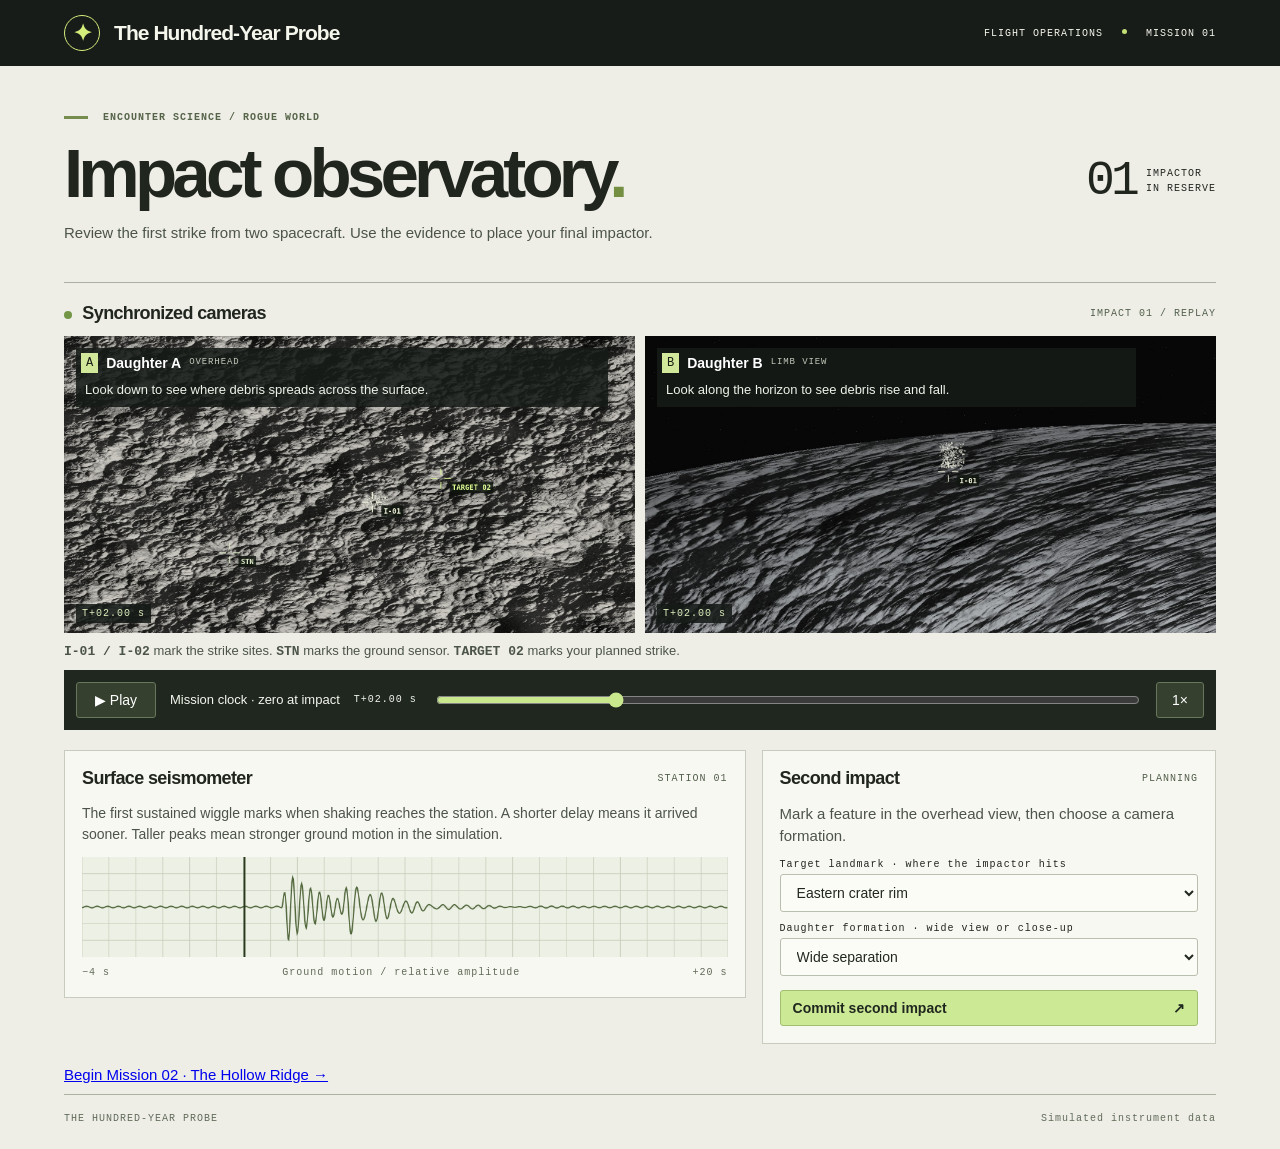
<file: index.html>
<!doctype html>
<html lang="en">
<head>
  <meta charset="utf-8">
  <meta name="viewport" content="width=device-width, initial-scale=1">
  <meta name="theme-color" content="#141615">
  <title>The Hundred-Year Probe · Impact Observatory</title>
  <link rel="stylesheet" href="style.css">
  <style>
    .feeds figcaption {
      flex-wrap: wrap;
      max-width: calc(100% - 24px);
    }

    .camera-note {
      flex-basis: 100%;
      padding: 0 4px 3px;
      color: #eef2e8;
      font: normal 13px/1.35 Inter, Arial, sans-serif;
    }

    .reading-note {
      margin: 0 0 12px;
      font-size: 14px;
    }

    .map-key {
      margin: 8px 0;
      font-size: 13px;
    }

    .map-key b {
      font-family: monospace;
    }
  </style>
</head>
<body>
  <header>
    <div class="brand">
      <span class="orbit" aria-hidden="true">✦</span>
      The Hundred-Year Probe
    </div>
    <span class="mission">FLIGHT OPERATIONS <i></i> MISSION 01</span>
  </header>

  <main>
    <div class="intro">
      <div>
        <div class="eyebrow"><b></b> ENCOUNTER SCIENCE / ROGUE WORLD</div>
        <h1>Impact observatory<span>.</span></h1>
        <p id="brief">
          Review the first strike from two spacecraft. Use the evidence
          to place your final impactor.
        </p>
      </div>
      <div class="count">
        <strong id="remaining">01</strong>
        <span>IMPACTOR<br>IN RESERVE</span>
      </div>
    </div>

    <div class="section">
      <h2><span class="dot"></span> Synchronized cameras</h2>
      <div id="shot">IMPACT 01 / REPLAY</div>
    </div>

    <div class="feeds">
      <figure>
        <canvas id="a" width="960" height="500"
                aria-label="Overhead camera simulation"></canvas>
        <figcaption>
          <em>A</em> Daughter A
          <small id="capA">OVERHEAD</small>
          <span class="camera-note">
            Look down to see where debris spreads across the surface.
          </span>
        </figcaption>
        <span class="camtime"></span>
      </figure>

      <figure>
        <canvas id="b" width="960" height="500"
                aria-label="Horizon camera simulation"></canvas>
        <figcaption>
          <em>B</em> Daughter B
          <small id="capB">LIMB VIEW</small>
          <span class="camera-note">
            Look along the horizon to see debris rise and fall.
          </span>
        </figcaption>
        <span class="camtime"></span>
      </figure>
    </div>

    <p class="map-key">
      <b>I-01 / I-02</b> mark the strike sites.
      <b>STN</b> marks the ground sensor.
      <b>TARGET 02</b> marks your planned strike.
    </p>

    <div class="transport">
      <button id="play">▶ Play</button>
      <label for="time">Mission clock · zero at impact</label>
      <output id="clock"></output>
      <input id="time" type="range" min="-4" max="20" step=".02"
             value="2" aria-label="Replay time in seconds">
      <button id="speed" aria-label="Change replay speed">1×</button>
    </div>

    <div class="lower">
      <section class="panel">
        <div class="section">
          <h2>Surface seismometer</h2>
          <div>STATION 01</div>
        </div>

        <p class="reading-note">
          The first sustained wiggle marks when shaking reaches the station.
          A shorter delay means it arrived sooner. Taller peaks mean stronger
          ground motion in the simulation.
        </p>

        <canvas id="wave" width="1000" height="155"
                aria-label="Simulated ground motion aligned with the replay clock">
        </canvas>

        <div class="ticks">
          <span>−4 s</span>
          <span>Ground motion / relative amplitude</span>
          <span>+20 s</span>
        </div>
      </section>

      <section class="panel plan">
        <div class="section">
          <h2 id="planTitle">Second impact</h2>
          <div id="phase">PLANNING</div>
        </div>

        <div id="planning">
          <p>
            Mark a feature in the overhead view, then choose a camera formation.
          </p>

          <label for="target">Target landmark · where the impactor hits</label>
          <select id="target">
            <option value="rim">Eastern crater rim</option>
            <option value="floor">Crater floor</option>
            <option value="ridge">Western ridge</option>
          </select>

          <label for="formation">Daughter formation · wide view or close-up</label>
          <select id="formation">
            <option>Wide separation</option>
            <option>Close survey</option>
          </select>

          <button class="primary" id="launch">
            Commit second impact <span>↗</span>
          </button>
        </div>

        <div id="results" hidden>
          <p class="reading-note">
            Compare the delay from each impact to the first shaking.
            The second pulse is a later vibration from the same strike.
          </p>
          <p id="report"></p>
          <button id="switch">Review impact 01</button>
          <button id="reset">New mission</button>
        </div>
      </section>
    </div>
<p><a href="./mission-02.html">Begin Mission 02 · The Hollow Ridge →</a></p>
    <footer>
      THE HUNDRED-YEAR PROBE
      <span>Simulated instrument data</span>
    </footer>
  </main>

  <script src="game.js"></script>
</body>
</html>
</file>
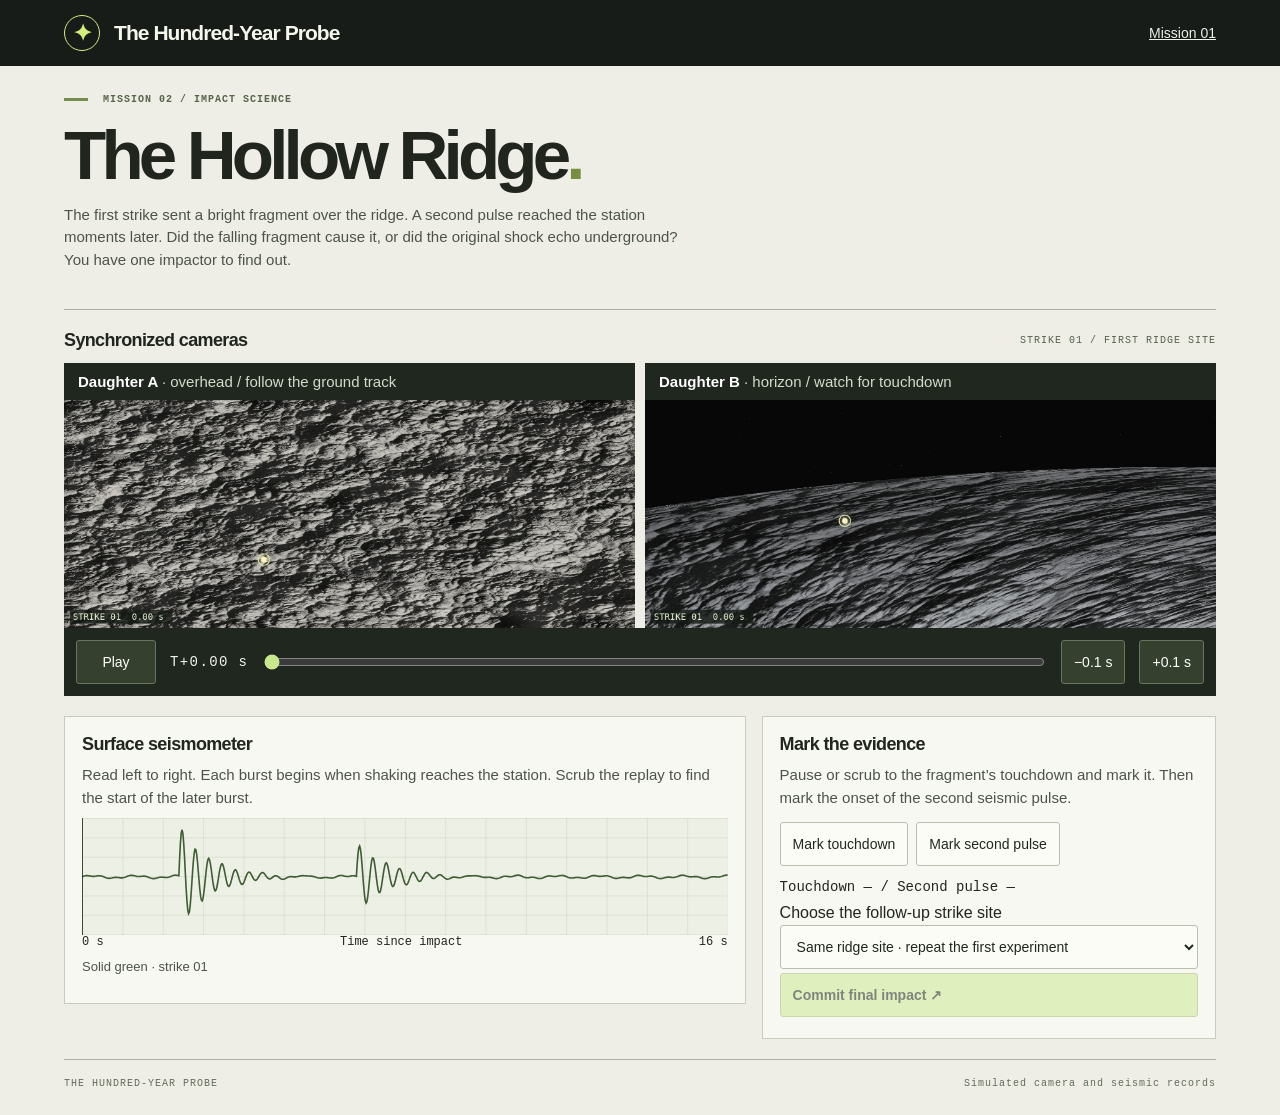
<file: mission-02.html>
<!doctype html>
<html lang="en">
<head>
  <meta charset="utf-8">
  <meta name="viewport" content="width=device-width, initial-scale=1">
  <title>The Hollow Ridge · The Hundred-Year Probe</title>
  <link rel="stylesheet" href="style.css">
  <style>
    header a { color: #eef1e9; font-size: 14px; }
    .intro { padding-top: 26px; }
    .intro p { max-width: 75ch; }
    .feed { background: #20271f; color: white; min-width: 0; }
    .feed h3 { font-size: 15px; padding: 10px 14px; margin: 0; }
    .feed h3 span { font-weight: 400; color: #d3dbca; }
    .feed canvas { display: block; width: 100%; height: auto; }
    .transport { flex-wrap: wrap; }
    .transport input { min-width: 110px; }
    .transport output { font-size: 14px; }
    .lower { grid-template-columns: 1.5fr 1fr; }
    .panel h2, .panel p { margin-bottom: 9px; }
    button, select { min-height: 44px; }
    .panel button { margin: 4px 3px 4px 0; }
    .panel button:disabled { opacity: .55; cursor: default; }
    .panel select { width: 100%; }
    .panel label { display: block; margin: 8px 0 3px; }
    .panel output { display: block; font: 14px monospace; margin: 9px 0; }
    .key { font-size: 13px; }
    #plot { display: block; width: 100%; background: #edf0e5; }
    .axis { display: flex; justify-content: space-between; font: 12px monospace; }
    .actions { display: flex; flex-wrap: wrap; align-items: center; gap: 5px; }
    #finding { padding: 12px; background: #e1eaca; border-left: 3px solid #677746; }
    @media (max-width: 800px) {
      .lower { grid-template-columns: 1fr; }
      .brand { font-size: 16px; }
      .intro { padding-top: 18px; }
    }
  </style>
</head>
<body>
  <header>
    <div class="brand"><span class="orbit" aria-hidden="true">✦</span> The Hundred-Year Probe</div>
    <a href="index.html">Mission 01</a>
  </header>

  <main>
    <div class="intro">
      <div>
        <div class="eyebrow"><b></b> MISSION 02 / IMPACT SCIENCE</div>
        <h1>The Hollow Ridge<span>.</span></h1>
        <p>
          The first strike sent a bright fragment over the ridge. A second pulse
          reached the station moments later. Did the falling fragment cause it,
          or did the original shock echo underground? You have one impactor to find out.
        </p>
      </div>
    </div>

    <div class="section">
      <h2>Synchronized cameras</h2>
      <div id="which"></div>
    </div>

    <div class="feeds">
      <section class="feed">
        <h3>Daughter A <span>· overhead / follow the ground track</span></h3>
        <canvas id="topView" width="900" height="360"
                aria-label="Fragment viewed from above"></canvas>
      </section>
      <section class="feed">
        <h3>Daughter B <span>· horizon / watch for touchdown</span></h3>
        <canvas id="sideView" width="900" height="360"
                aria-label="Fragment height against the horizon"></canvas>
      </section>
    </div>

    <div class="transport">
      <button id="play">Play</button>
      <output id="clock"></output>
      <input id="clockSlider" type="range" min="0" max="16" step=".05"
             value="0" aria-label="Seconds since impact">
      <button id="back" aria-label="Back one tenth of a second">−0.1 s</button>
      <button id="forward" aria-label="Forward one tenth of a second">+0.1 s</button>
    </div>

    <div class="lower">
      <section class="panel">
        <h2>Surface seismometer</h2>
        <p>
          Read left to right. Each burst begins when shaking reaches the station.
          Scrub the replay to find the start of the later burst.
        </p>
        <svg id="plot" viewBox="0 0 800 145" role="img"
             aria-label="Ground motion against time">
          <defs>
            <pattern id="grid" width="50" height="24" patternUnits="userSpaceOnUse">
              <path d="M 50 0 H 0 V 24" fill="none" stroke="#c5cdb9"/>
            </pattern>
          </defs>
          <rect width="800" height="145" fill="url(#grid)"/>
          <path id="lineA" fill="none" stroke="#405c34" stroke-width="2"/>
          <path id="lineB" fill="none" stroke="#a45122" stroke-width="2"
                stroke-dasharray="6 3"/>
          <line id="cursor" y1="0" y2="145" stroke="#232b20" stroke-width="2"/>
        </svg>
        <div class="axis">
          <span id="axisMin">0 s</span>
          <span id="axisName">Time since impact</span>
          <span id="axisMax">16 s</span>
        </div>
        <p class="key" id="legend"></p>
        <div id="compare" hidden>
          <button id="swap">Review strike 01</button>
          <label>
            <input type="checkbox" id="overlay">
            Overlay both traces at their first ground arrival
          </label>
        </div>
      </section>

      <section class="panel">
        <h2 id="taskTitle">Mark the evidence</h2>
        <div id="plan">
          <p>
            Pause or scrub to the fragment’s touchdown and mark it.
            Then mark the onset of the second seismic pulse.
          </p>
          <div class="actions">
            <button id="markLand">Mark touchdown</button>
            <button id="markPulse">Mark second pulse</button>
          </div>
          <output id="marks"></output>
          <label for="site">Choose the follow-up strike site</label>
          <select id="site">
            <option value="repeat">Same ridge site · repeat the first experiment</option>
            <option value="crest">Far ridge crest · a longer fragment flight</option>
            <option value="plain">Nearby plain · test away from the ridge</option>
          </select>
          <button class="primary" id="launch" disabled>Commit final impact ↗</button>
        </div>

        <div id="archive" hidden>
          <p id="notes"></p>
          <p id="calibration"></p>
          <label for="call">What best explains the second pulse?</label>
          <select id="call">
            <option value="">Choose your finding</option>
            <option value="landing">Fragment touchdown</option>
            <option value="echo">Underground echo</option>
            <option value="unknown">Evidence is inconclusive</option>
          </select>
          <button id="file" disabled>File finding</button>
          <p id="finding" role="status" hidden></p>
          <button id="restart">Restart mission</button>
        </div>
      </section>
    </div>

    <footer>
      THE HUNDRED-YEAR PROBE
      <span>Simulated camera and seismic records</span>
    </footer>
  </main>

  <script>
    'use strict';

    const byId = id => document.getElementById(id);
    const duration = 16;
    const fmt = seconds => seconds.toFixed(2) + ' s';

    const baseline = {
      name: 'First ridge site', arrival: 2.4, landing: 5.2,
      pulse: 6.8, travel: 1.6, x: .35, range: .30
    };

    const sites = {
      repeat: { ...baseline, name: 'Same ridge site' },
      crest: {
        name: 'Far ridge crest', arrival: 2.9, landing: 9.5,
        pulse: 7.3, travel: 1.8, x: .42, range: .44
      },
      plain: {
        name: 'Nearby plain', arrival: 1.8, landing: 6.2,
        pulse: null, travel: 1.3, x: .18, range: .38
      }
    };

    const terrain = new Image();
    const limb = new Image();
    const records = [baseline];
    let active = 0;
    let time = 0;
    let playing = false;
    let lastFrame = 0;
    let frameId = 0;
    let landingMark = null;
    let pulseMark = null;
    let siteKey = '';

    function record() {
      return records[active];
    }

    function wave(t, data) {
      function burst(start, size) {
        if (start === null || t < start) return 0;
        const elapsed = t - start;
        return size * Math.sin(elapsed * 19) * Math.exp(-elapsed * 1.4);
      }

      return .022 * Math.sin(6 * t) + .012 * Math.sin(17 * t)
        + burst(data.arrival, 1) + burst(data.pulse, .68);
    }

    function camera(canvas, image, sideView) {
      const ctx = canvas.getContext('2d');
      const { width, height } = canvas;
      const data = record();

      ctx.fillStyle = '#20241f';
      ctx.fillRect(0, 0, width, height);
      if (image.complete && image.naturalWidth) {
        ctx.drawImage(image, 0, 0, width, height);
      }

      // Both cameras observe the same fragment at the same replay time.
      const progress = Math.min(1, time / data.landing);
      const x = width * (data.x + data.range * progress);
      const ground = height * (sideView ? .53 : .70);
      const slope = height * (sideView ? -.035 : -.29);
      const arc = sideView ? 128 : 8;
      const y = ground + slope * progress - arc * 4 * progress * (1 - progress);

      ctx.strokeStyle = '#d6e5a5';
      ctx.lineWidth = 1.6;
      ctx.beginPath();
      ctx.arc(width * data.x, ground, 9, 0, Math.PI * 2);
      ctx.stroke();

      if (time < 1.3) {
        ctx.fillStyle = 'rgba(255,240,175,' + (1 - time / 1.3) + ')';
        ctx.beginPath();
        ctx.arc(width * data.x, ground, 3 + time * 16, 0, Math.PI * 2);
        ctx.fill();
      }

      ctx.fillStyle = '#fff4bf';
      ctx.shadowColor = '#fff4bf';
      ctx.shadowBlur = 8;
      ctx.beginPath();
      ctx.arc(x, y, 4.5, 0, Math.PI * 2);
      ctx.fill();
      ctx.shadowBlur = 0;

      if (time >= data.landing && time < data.landing + .55) {
        ctx.strokeStyle = '#ffe7af';
        ctx.beginPath();
        ctx.ellipse(x, y, 6 + (time - data.landing) * 18, 3, 0, 0, Math.PI * 2);
        ctx.stroke();
      }

      ctx.fillStyle = '#151b16cc';
      ctx.fillRect(9, height - 29, 162, 22);
      ctx.fillStyle = '#eaf6d3';
      ctx.font = '14px monospace';
      ctx.fillText('STRIKE 0' + (active + 1) + '  ' + fmt(time), 14, height - 13);
    }

    function aligned() {
      return records.length === 2 && byId('overlay').checked;
    }

    function updateTrace() {
      const overlay = aligned();
      const min = overlay ? -3 : 0;

      function path(data) {
        const points = [];
        for (let x = 0; x <= 800; x++) {
          const sampleTime = min + x / 50 + (overlay ? data.arrival : 0);
          const y = 73 - 65 * wave(sampleTime, data);
          points.push((x === 0 ? 'M' : 'L') + x + ' ' + y.toFixed(2));
        }
        return points.join(' ');
      }

      byId('lineA').setAttribute('d', path(overlay ? baseline : record()));
      byId('lineB').setAttribute('d', overlay ? path(records[1]) : '');
      byId('axisMin').textContent = min + ' s';
      byId('axisMax').textContent = (min + duration) + ' s';
      byId('axisName').textContent = overlay
        ? 'Seconds from first ground arrival' : 'Time since impact';
      byId('legend').textContent = overlay
        ? 'Solid green · strike 01 / Dashed amber · strike 02'
        : 'Solid green · strike 0' + (active + 1);
    }

    function draw() {
      camera(byId('topView'), terrain, false);
      camera(byId('sideView'), limb, true);

      const x = (aligned() ? time - record().arrival + 3 : time) * 50;
      byId('cursor').setAttribute('x1', x);
      byId('cursor').setAttribute('x2', x);
      byId('clock').textContent = 'T+' + fmt(time);
      byId('clockSlider').value = time;
      byId('which').textContent = 'STRIKE 0' + (active + 1)
        + ' / ' + record().name.toUpperCase();
    }

    function stop() {
      playing = false;
      cancelAnimationFrame(frameId);
      byId('play').textContent = 'Play';
    }

    function seek(seconds) {
      stop();
      time = Math.max(0, Math.min(duration, seconds));
      draw();
    }

    function frame(now) {
      time = Math.min(duration, time + (now - lastFrame) / 1000);
      lastFrame = now;
      draw();
      if (time < duration) {
        frameId = requestAnimationFrame(frame);
      } else {
        stop();
      }
    }

    function start() {
      stop();
      if (time >= duration) time = 0;
      playing = true;
      lastFrame = performance.now();
      byId('play').textContent = 'Pause';
      frameId = requestAnimationFrame(frame);
    }

    byId('play').onclick = () => playing ? stop() : start();
    byId('clockSlider').oninput = event => seek(Number(event.target.value));
    byId('back').onclick = () => seek(time - .1);
    byId('forward').onclick = () => seek(time + .1);

    function updateMarks() {
      byId('marks').textContent =
        'Touchdown ' + (landingMark === null ? '—' : fmt(landingMark))
        + ' / Second pulse ' + (pulseMark === null ? '—' : fmt(pulseMark));
      byId('launch').disabled = landingMark === null || pulseMark === null;
    }

    byId('markLand').onclick = () => {
      stop();
      landingMark = time;
      updateMarks();
    };

    byId('markPulse').onclick = () => {
      stop();
      pulseMark = time;
      updateMarks();
    };

    byId('launch').onclick = () => {
      siteKey = byId('site').value;
      records.push(sites[siteKey]);
      active = 1;

      byId('plan').hidden = true;
      byId('archive').hidden = false;
      byId('compare').hidden = false;
      byId('taskTitle').textContent = 'Interpret the evidence';

      byId('notes').textContent =
        'Strike 01 marks: touchdown ' + fmt(landingMark)
        + ', pulse ' + fmt(pulseMark)
        + '. The mapped travel time from that landing site to the station is '
        + fmt(baseline.travel) + '. Your marks imply a delay of '
        + fmt(pulseMark - landingMark) + '.';

      byId('calibration').textContent =
        'Strike 02: allow ' + fmt(record().travel)
        + ' for shaking from the new landing site to reach the station.'
        + ' Replay the flight and compare the traces.';

      updateTrace();
      seek(0);
      start();
    };

    byId('overlay').onchange = () => {
      updateTrace();
      draw();
    };

    byId('swap').onclick = () => {
      active = 1 - active;
      byId('swap').textContent = 'Review strike 0' + (2 - active);
      updateTrace();
      seek(time);
    };

    const verdicts = {
      repeat:
        'Both explanations fit. In both strikes the fragment lands at 5.20 s, '
        + 'and shaking from that site would arrive at 6.80 s. Repeating the '
        + 'geometry repeats the ambiguity.',
      crest:
        'The underground echo fits. The second pulse begins at 7.30 s, while '
        + 'the fragment is still airborne. On both aligned traces it arrives '
        + '4.40 s after the first ground motion.',
      plain:
        'The comparison favors a ridge echo. The fragment still lands on the '
        + 'plain, yet the expected touchdown signal at 7.50 s is absent. A weak '
        + 'landing signal below the station’s sensitivity is still possible.'
    };

    byId('call').onchange = event => {
      byId('file').disabled = !event.target.value;
      byId('finding').hidden = true;
    };

    byId('file').onclick = () => {
      const bestFinding = siteKey === 'repeat' ? 'unknown' : 'echo';
      const supported = byId('call').value === bestFinding;
      byId('finding').textContent =
        (supported ? 'Finding supported. ' : 'Reconsider your finding. ')
        + verdicts[siteKey];
      byId('finding').hidden = false;
    };

    byId('restart').onclick = () => location.reload();

    terrain.onload = draw;
    limb.onload = draw;
    terrain.src = 'terrain.jpg';
    limb.src = 'limb.jpg';
    updateMarks();
    updateTrace();
    draw();
  </script>
</body>
</html>
</file>
<file: style.css>
*{box-sizing:border-box}body{margin:0;background:#eeeee7;color:#20251e;font:16px 'Inter',Arial,sans-serif}header{background:#171c18;color:#f5f6ec;display:flex;align-items:center;justify-content:space-between;padding:15px max(5vw,20px)}.brand{display:flex;align-items:center;gap:14px;font-weight:700;letter-spacing:-.045em;font-size:21px}.orbit{display:grid;place-items:center;border:1px solid #d4ee7c;border-radius:50%;width:36px;height:36px;color:#d4ee7c;font-size:23px}.mission,.eyebrow,.section>div,.count span,.camtime,small,.ticks,footer,.transport output,.plan label{font:10px/1.5 'IBM Plex Mono',monospace;letter-spacing:.1em}.mission i{display:inline-block;background:#c3df76;width:5px;height:5px;border-radius:50%;margin:2px 12px}main{max-width:1650px;padding:0 5vw;margin:auto}.intro{display:flex;align-items:center;justify-content:space-between;padding:44px 0 30px;border-bottom:1px solid #aab0a1;gap:18px}.eyebrow{font-weight:bold;color:#566449}.eyebrow b{display:inline-block;width:24px;height:3px;background:#758e4d;vertical-align:middle;margin-right:8px}h1{font-family:'Space Grotesk','Inter',Arial,sans-serif;font-size:clamp(40px,5.4vw,84px);letter-spacing:-.07em;line-height:1.05;margin:12px 0}h1 span{color:#748e42}p{color:#4c544a;font-size:15px;line-height:1.5;margin:8px 0}.count{display:flex;align-items:center;gap:10px}.count strong{font:48px monospace;letter-spacing:-.08em}.section{display:flex;align-items:center;justify-content:space-between;gap:8px;margin:20px 0 12px}.section>div{color:#53604d}h2{font-size:18px;letter-spacing:-.035em;margin:0}.dot{display:inline-block;background:#739646;width:8px;height:8px;border-radius:50%;margin-right:6px}.feeds{display:grid;grid-template-columns:1fr 1fr;gap:10px}figure{position:relative;margin:0;background:#111;overflow:hidden}canvas{display:block;width:100%;height:auto}#a{cursor:crosshair}figcaption,.camtime{position:absolute;background:#151b17de;color:white;pointer-events:none}figcaption{top:12px;left:12px;padding:5px 9px 5px 5px;font-size:14px;font-weight:bold;display:flex;align-items:center;gap:8px}em{font:12px monospace;color:#191d14;background:#d1e799;padding:3px 5px}small{color:#c4c9ba;font-size:9px}.camtime{bottom:10px;left:12px;padding:2px 6px;color:#ddedbd}.transport{background:#20271f;color:#f4f7ed;display:flex;align-items:center;padding:12px;gap:14px}.transport label{font-size:13px}.transport output{white-space:nowrap;min-width:66px}.transport input{flex:1;min-width:20px;accent-color:#c9e78c}button,select{font:inherit;font-size:14px;border:1px solid #b9bfae;background:#fcfcf6;color:#20271f;padding:9px 12px;cursor:pointer;border-radius:3px}button:hover,select:hover{border-color:#718444}.transport button{background:#35402f;color:white;border-color:#67765c;min-width:48px}#play{min-width:80px}.lower{display:grid;grid-template-columns:1.5fr 1fr;gap:16px;margin:20px 0}.panel{background:#f8f8f2;border:1px solid #c8ccbe;padding:17px;align-self:start}.panel .section{margin:0 0 14px}.ticks,footer{display:flex;justify-content:space-between;color:#616b59;margin-top:8px}.plan label{display:block;margin-top:9px}.plan select{width:100%;margin-top:2px}.primary{margin-top:14px;background:#cce995;border-color:#a1bf70;width:100%;text-align:left;font-weight:bold}.primary span{float:right}footer{padding:16px 0 24px;border-top:1px solid #acb1a3}button:focus-visible,select:focus-visible,input:focus-visible{outline:3px solid #839f41}@media(max-width:740px){.intro{padding:27px 0 16px}.count,.mission,.transport label{display:none}.feeds,.lower{grid-template-columns:1fr}.feeds{gap:6px}figure canvas{max-height:250px;object-fit:fill}.transport{gap:6px}.lower{gap:10px}.section>div{font-size:9px}figcaption{top:7px;left:7px}.intro p{font-size:14px}footer{font-size:8px}}
</file>
